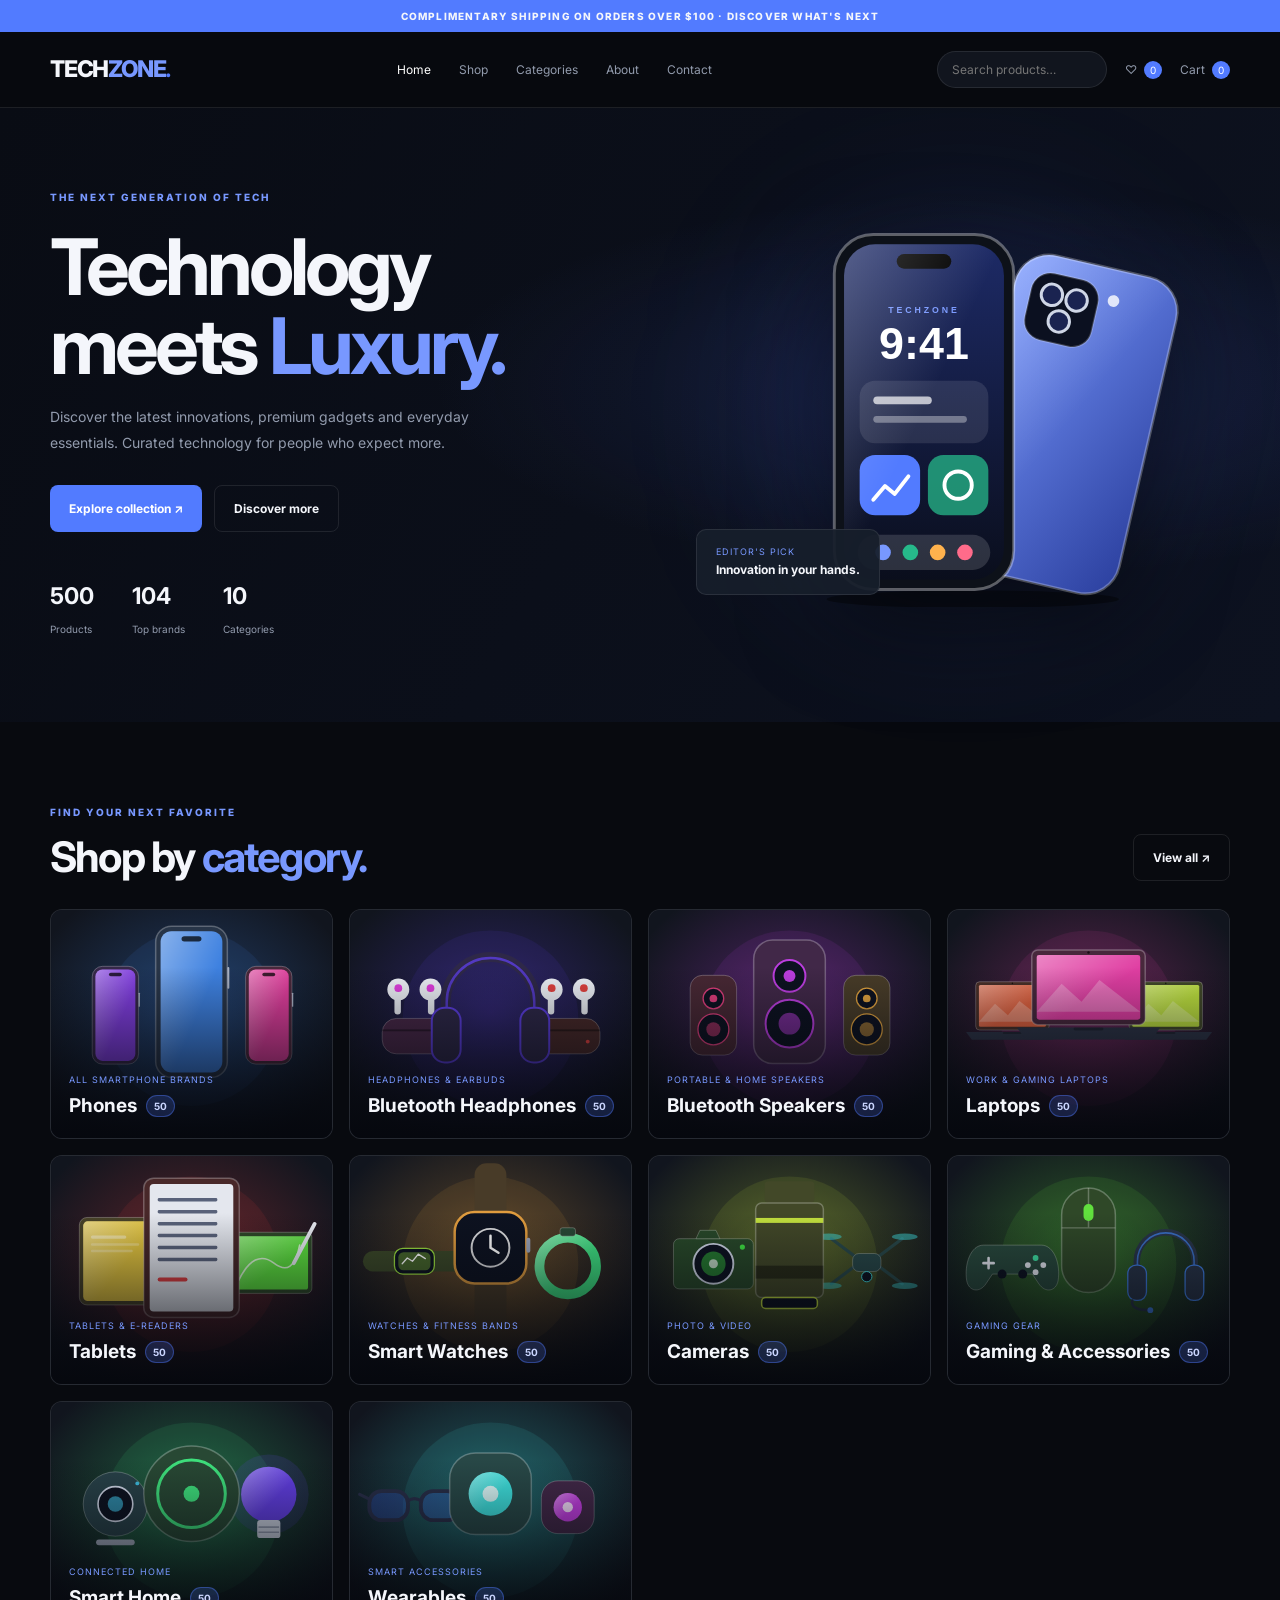
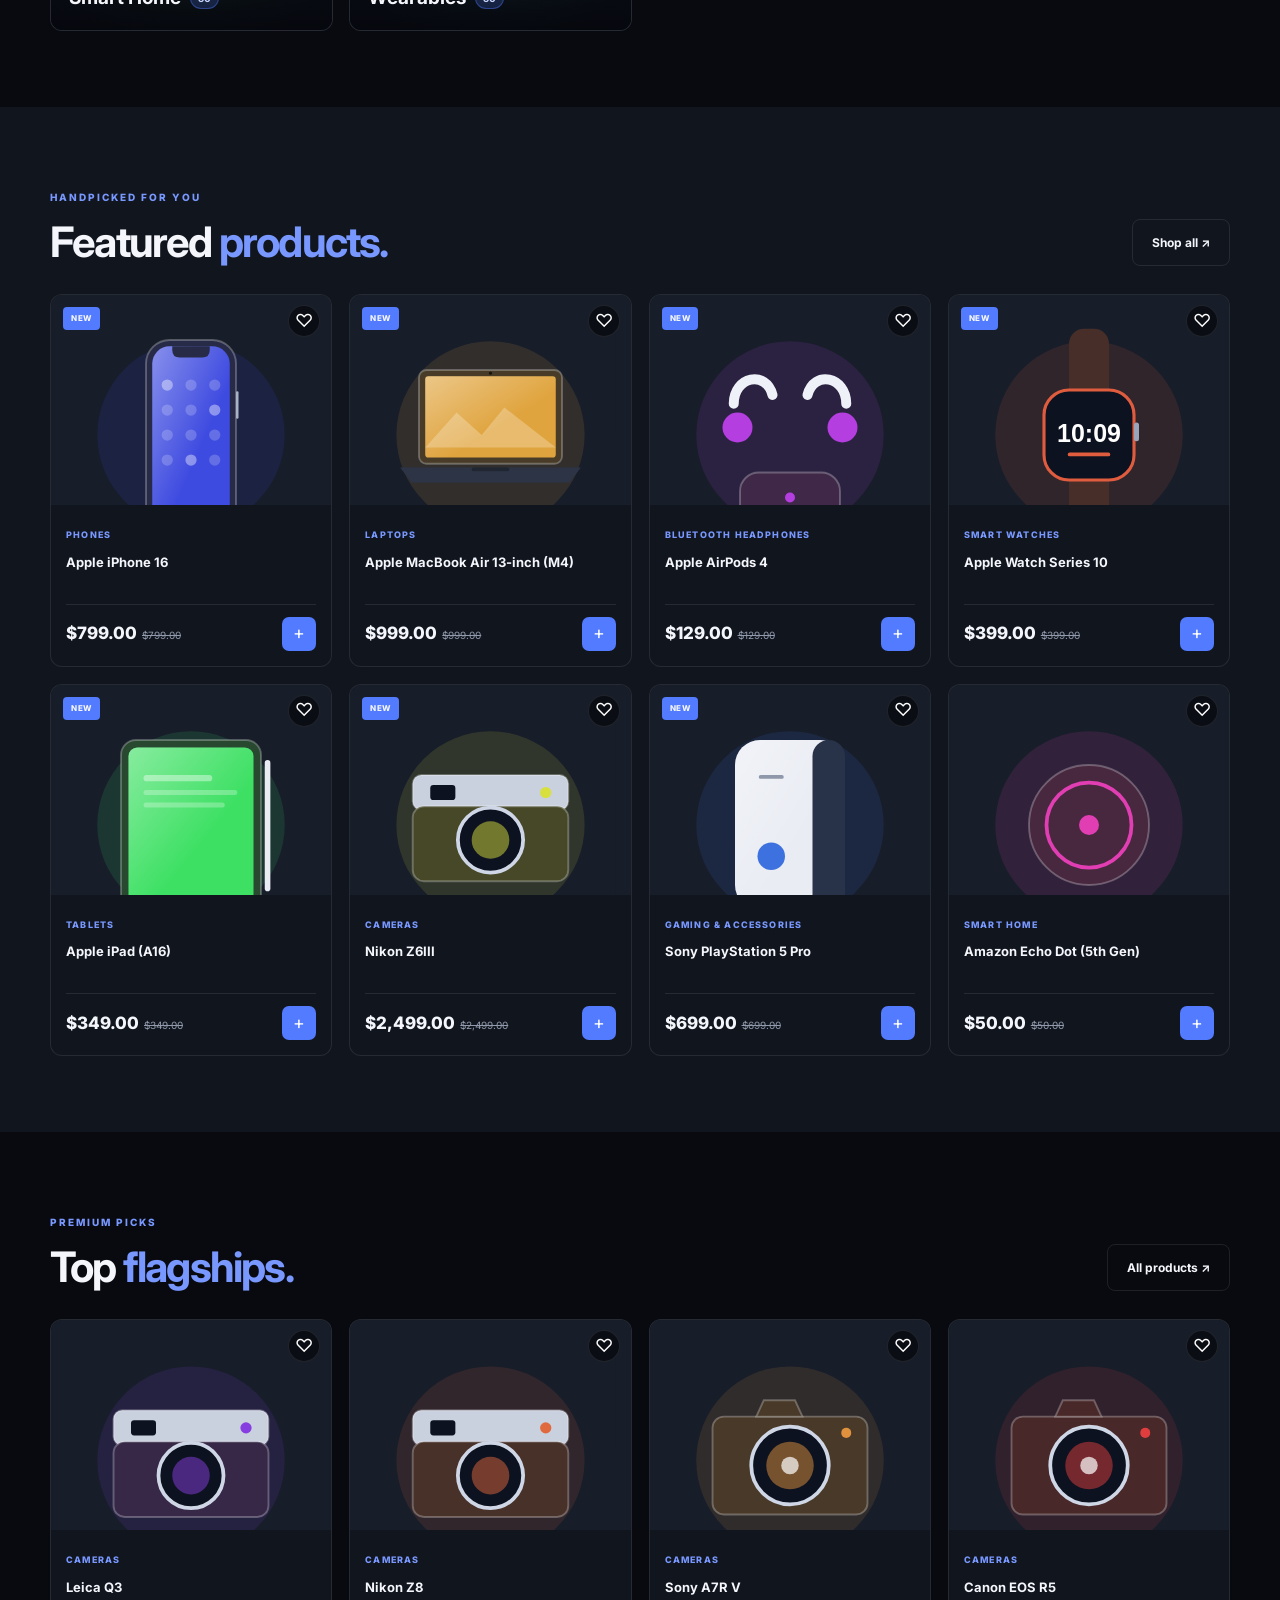
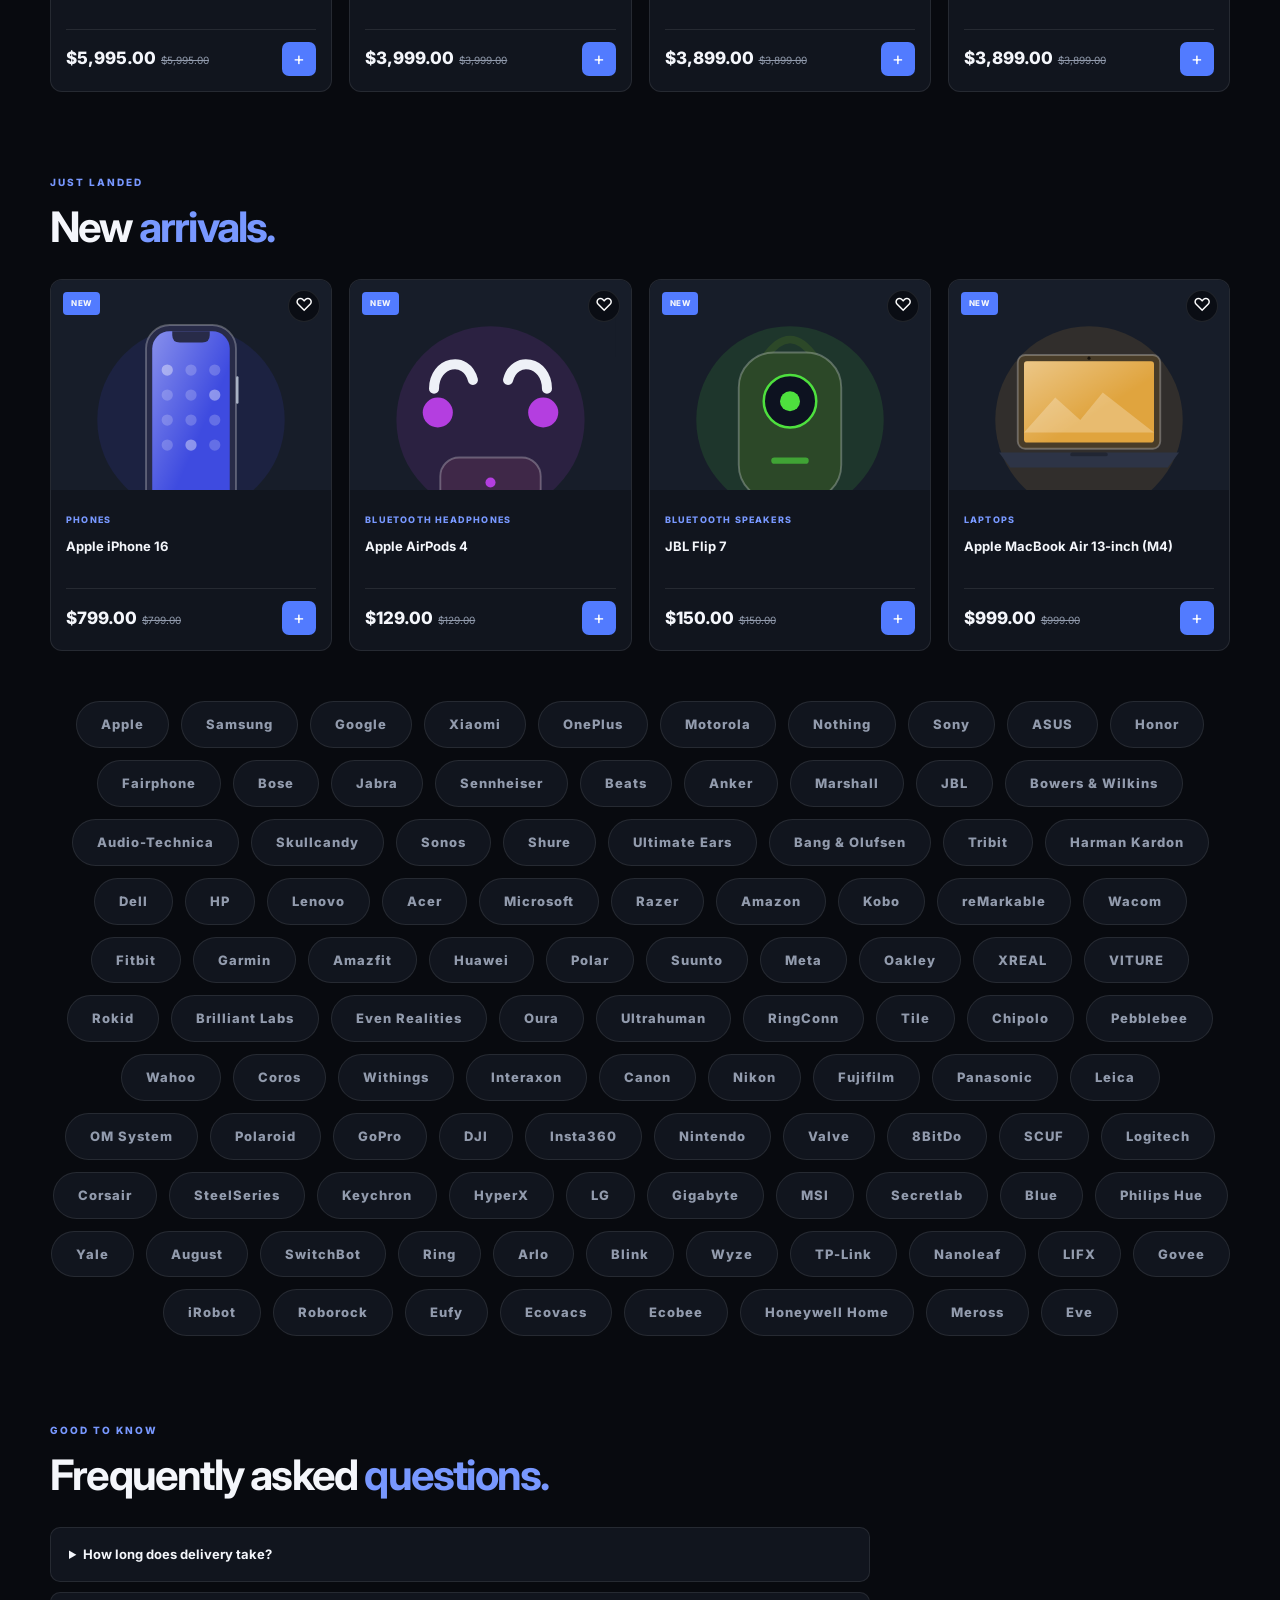
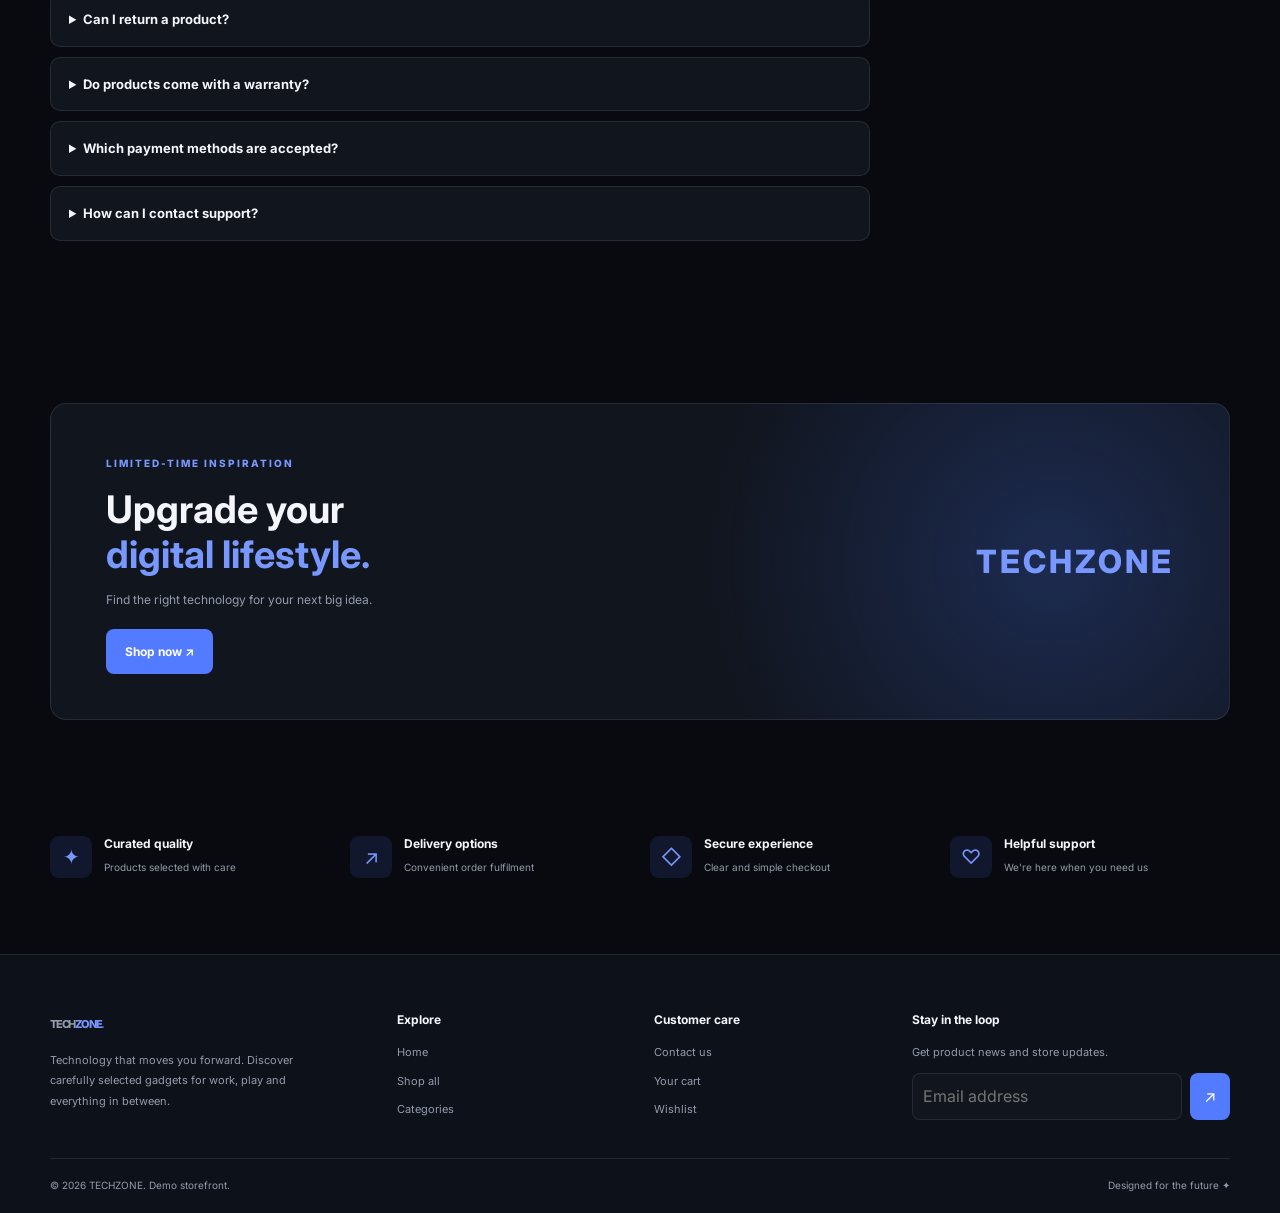
<file: index.html>
<!DOCTYPE html>
<html lang="en">
<head>
  <meta charset="UTF-8"><meta name="viewport" content="width=device-width, initial-scale=1.0">
  <meta name="description" content="TECHZONE premium technology store. Discover smartphones, laptops, audio and more.">
  <title>TECHZONE — Premium Technology Store</title>
  <link rel="preconnect" href="https://fonts.googleapis.com"><link rel="preconnect" href="https://fonts.gstatic.com" crossorigin>
  <link href="https://fonts.googleapis.com/css2?family=Inter:wght@400;500;600;700;800&display=swap" rel="stylesheet">
  <link rel="stylesheet" href="css/style.css">
  <script defer src="js/app.js"></script>
</head>
<body data-page="home"><div id="site-header"></div><main id="app"></main><div id="site-footer"></div></body>
</html>
</file>
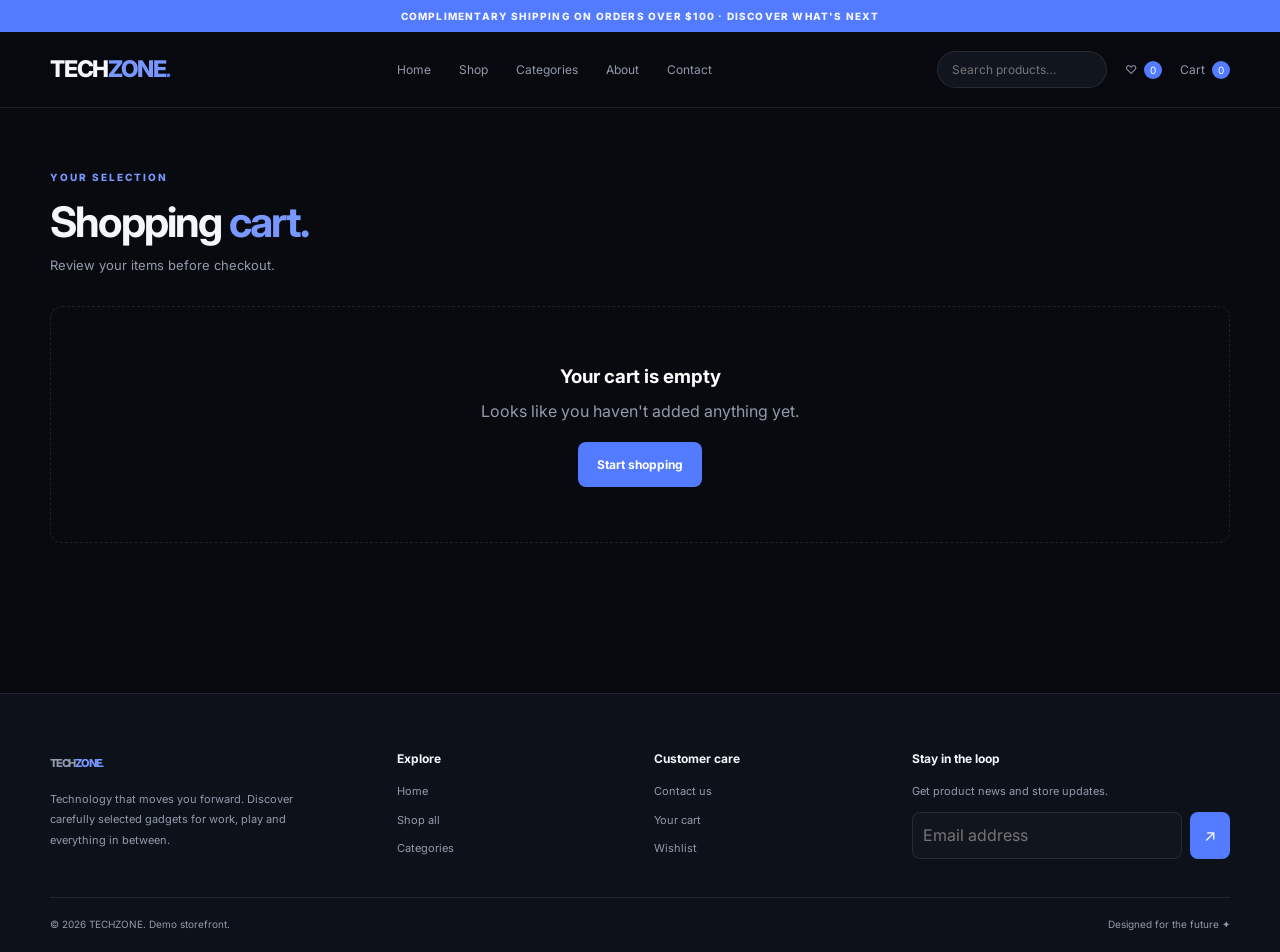
<file: pages/cart.html>
<!DOCTYPE html>
<html lang="en">
<head>
  <meta charset="UTF-8"><meta name="viewport" content="width=device-width, initial-scale=1.0">
  <title>Shopping cart | TECHZONE</title>
  <link rel="preconnect" href="https://fonts.googleapis.com"><link rel="preconnect" href="https://fonts.gstatic.com" crossorigin>
  <link href="https://fonts.googleapis.com/css2?family=Inter:wght@400;500;600;700;800&display=swap" rel="stylesheet">
  <link rel="stylesheet" href="../css/style.css">
  <script defer src="../js/app.js"></script>
</head>
<body data-page="cart"><div id="site-header"></div><main id="app"></main><div id="site-footer"></div></body>
</html>
</file>
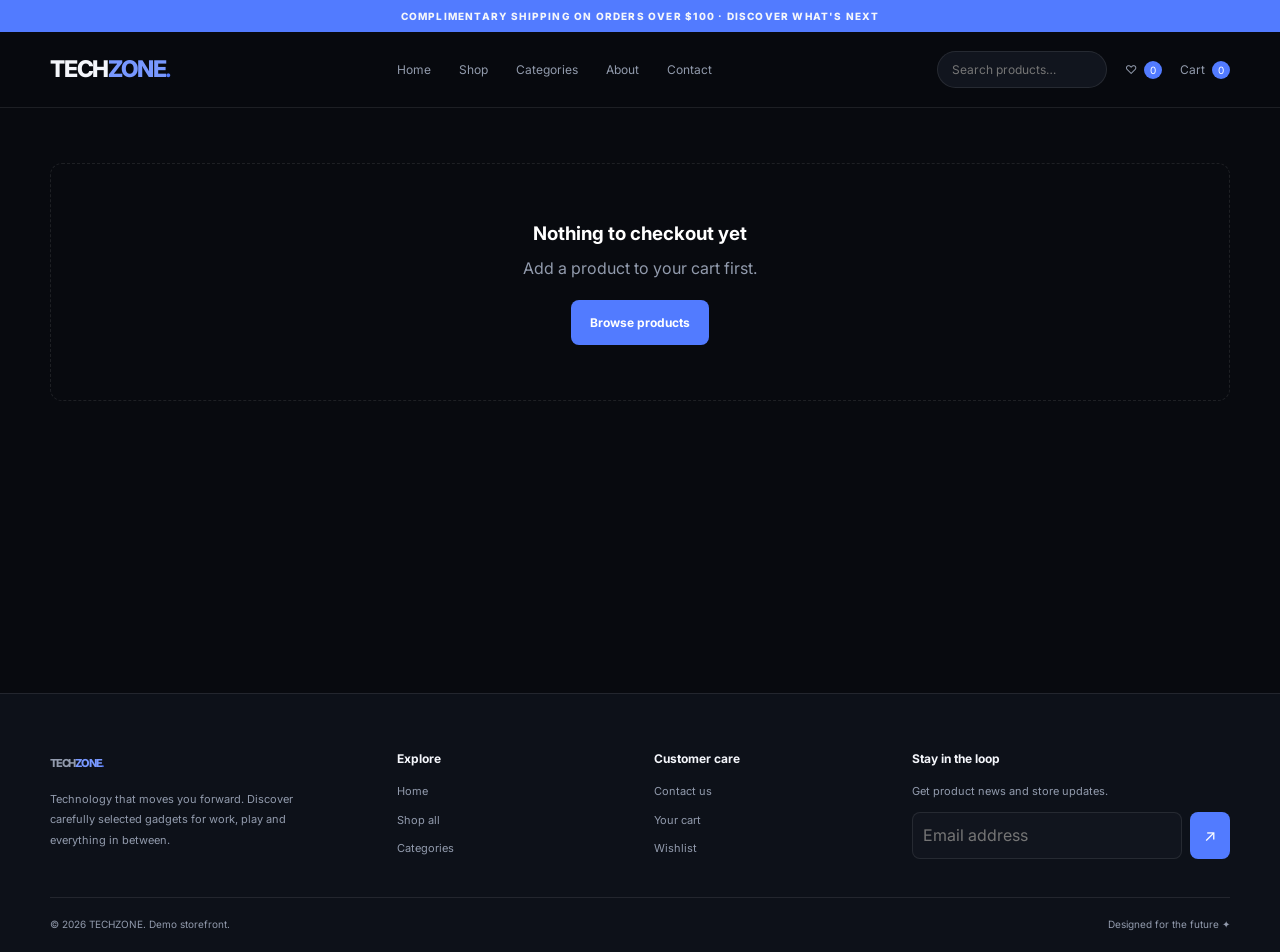
<file: pages/checkout.html>
<!DOCTYPE html>
<html lang="en">
<head>
  <meta charset="UTF-8"><meta name="viewport" content="width=device-width, initial-scale=1.0">
  <title>Checkout | TECHZONE</title>
  <link rel="preconnect" href="https://fonts.googleapis.com"><link rel="preconnect" href="https://fonts.gstatic.com" crossorigin>
  <link href="https://fonts.googleapis.com/css2?family=Inter:wght@400;500;600;700;800&display=swap" rel="stylesheet">
  <link rel="stylesheet" href="../css/style.css">
  <script defer src="../js/app.js"></script>
</head>
<body data-page="checkout"><div id="site-header"></div><main id="app"></main><div id="site-footer"></div></body>
</html>
</file>
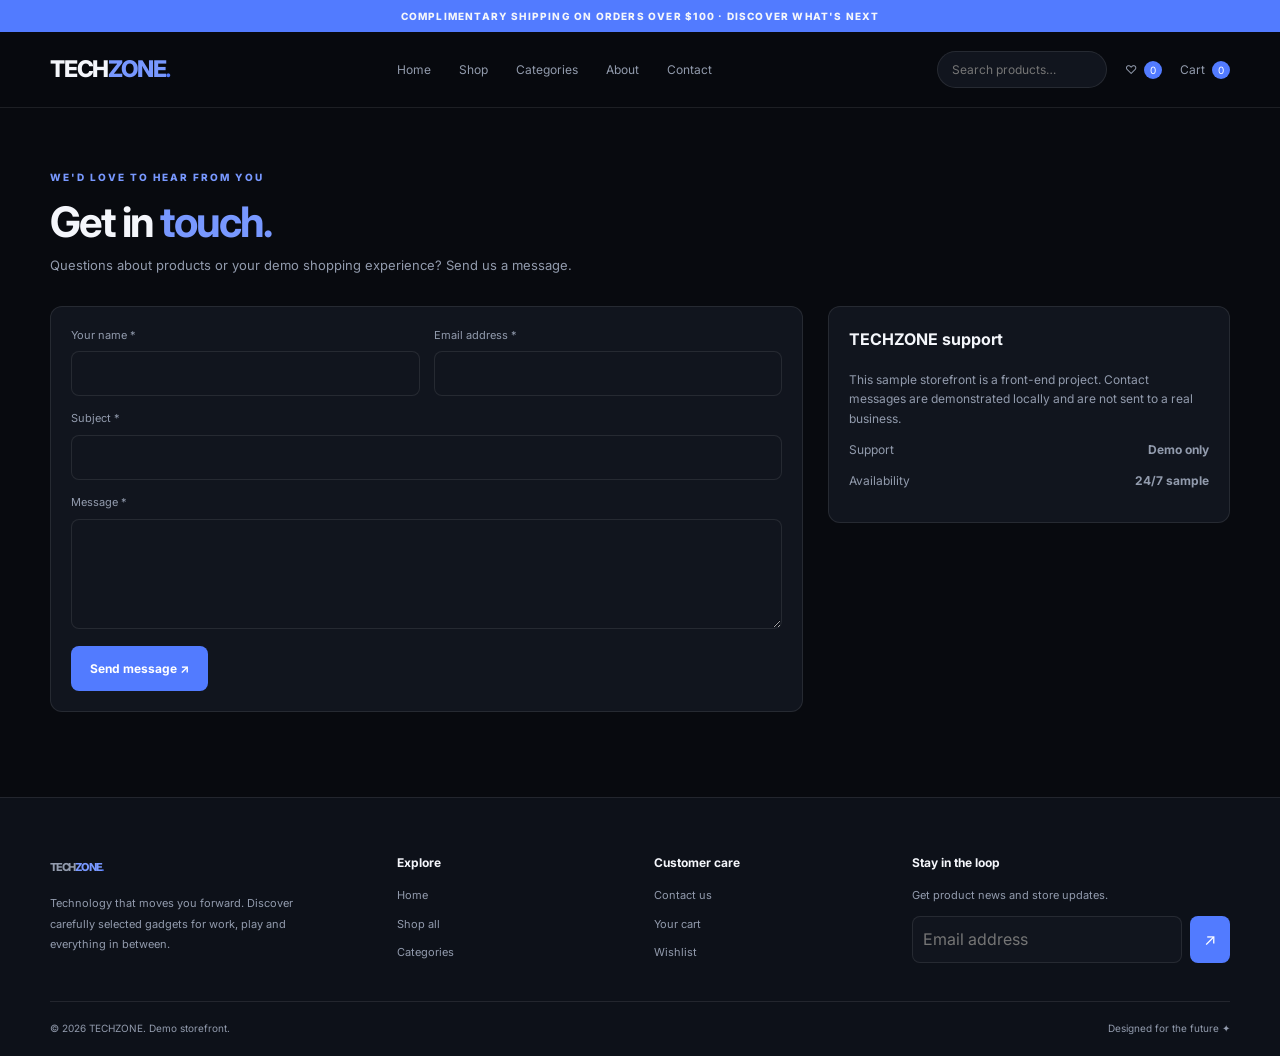
<file: pages/contact.html>
<!DOCTYPE html>
<html lang="en">
<head>
  <meta charset="UTF-8"><meta name="viewport" content="width=device-width, initial-scale=1.0">
  <title>Contact | TECHZONE</title>
  <link rel="preconnect" href="https://fonts.googleapis.com"><link rel="preconnect" href="https://fonts.gstatic.com" crossorigin>
  <link href="https://fonts.googleapis.com/css2?family=Inter:wght@400;500;600;700;800&display=swap" rel="stylesheet">
  <link rel="stylesheet" href="../css/style.css">
  <script defer src="../js/app.js"></script>
</head>
<body data-page="contact"><div id="site-header"></div><main id="app"></main><div id="site-footer"></div></body>
</html>
</file>
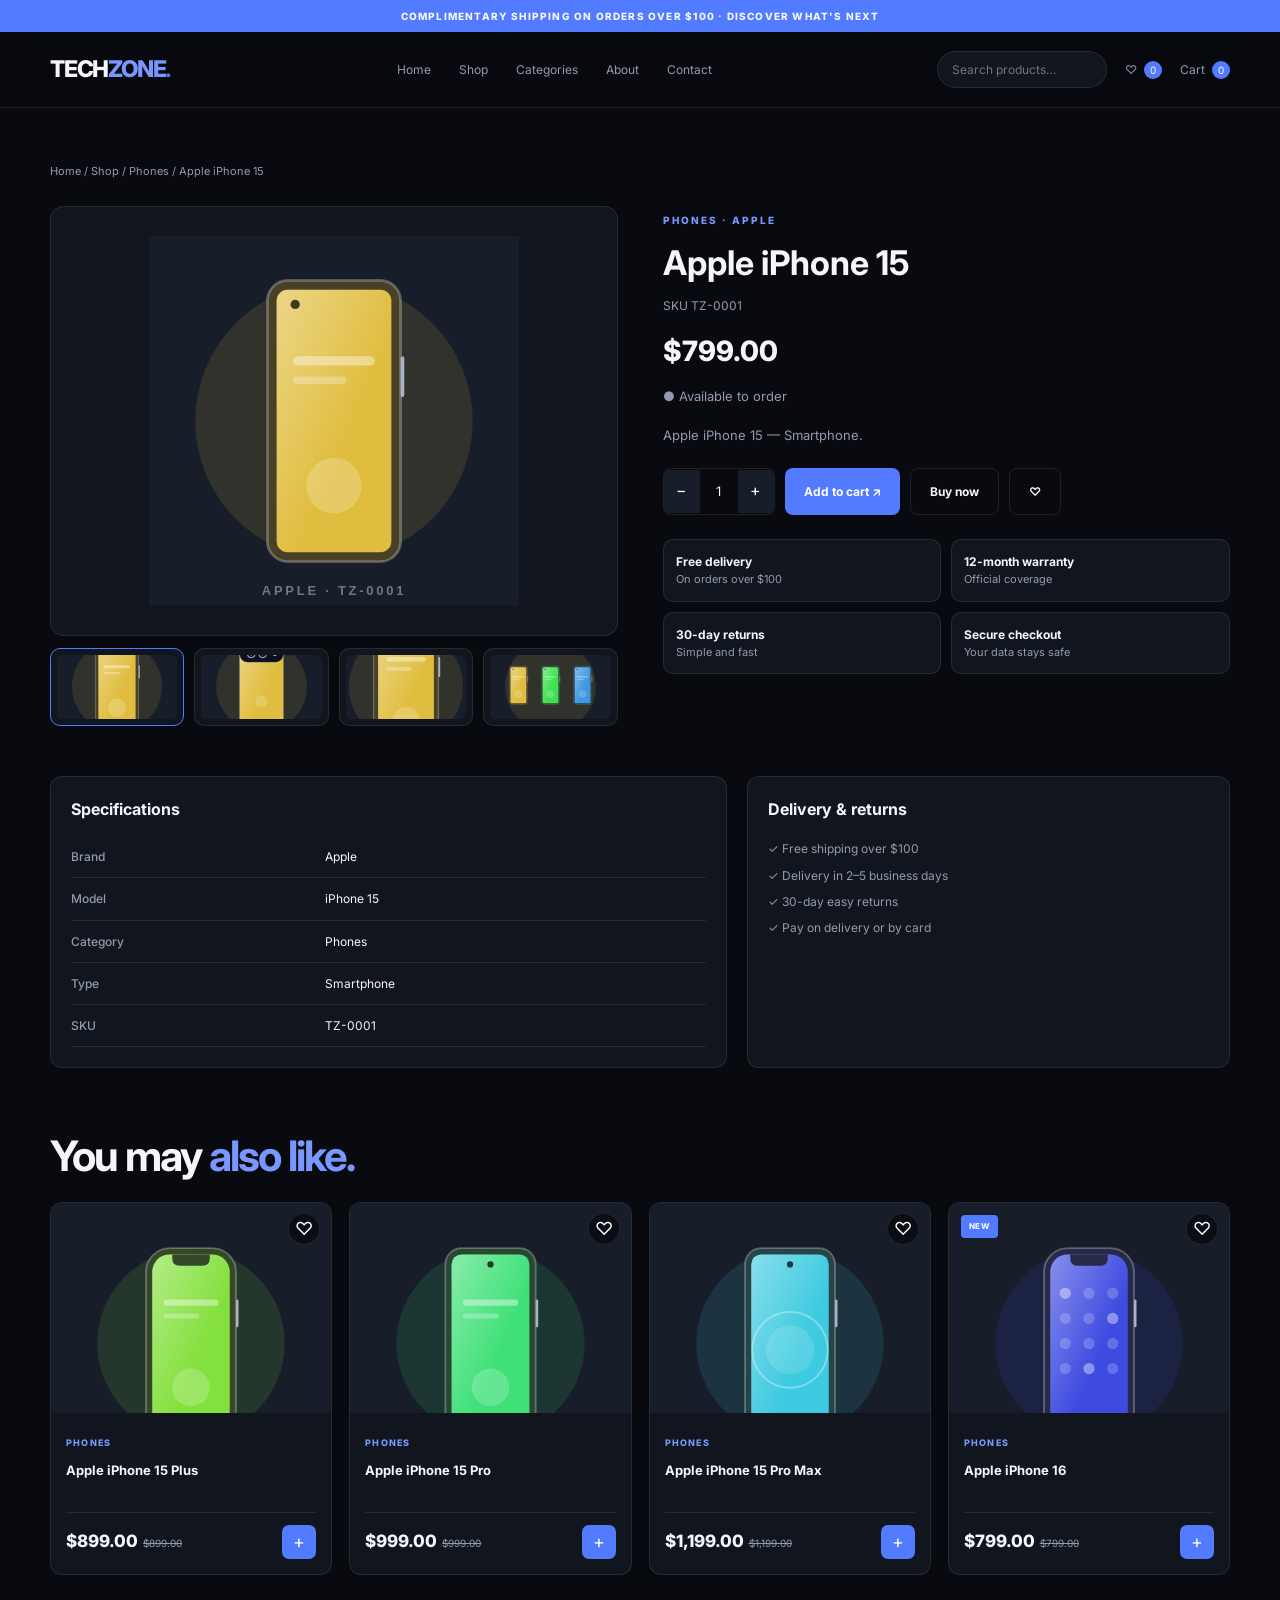
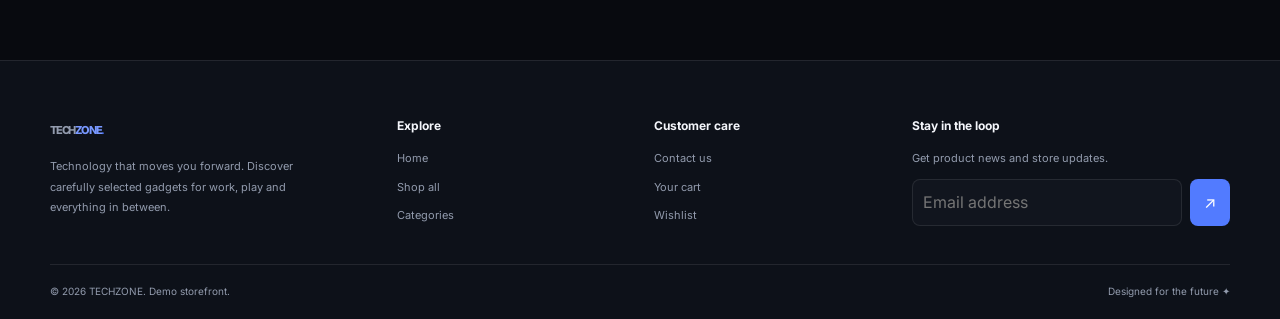
<file: pages/product.html>
<!DOCTYPE html>
<html lang="en">
<head>
  <meta charset="UTF-8"><meta name="viewport" content="width=device-width, initial-scale=1.0">
  <title>Product details | TECHZONE</title>
  <link rel="preconnect" href="https://fonts.googleapis.com"><link rel="preconnect" href="https://fonts.gstatic.com" crossorigin>
  <link href="https://fonts.googleapis.com/css2?family=Inter:wght@400;500;600;700;800&display=swap" rel="stylesheet">
  <link rel="stylesheet" href="../css/style.css">
  <script defer src="../js/app.js"></script>
</head>
<body data-page="product"><div id="site-header"></div><main id="app"></main><div id="site-footer"></div></body>
</html>
</file>
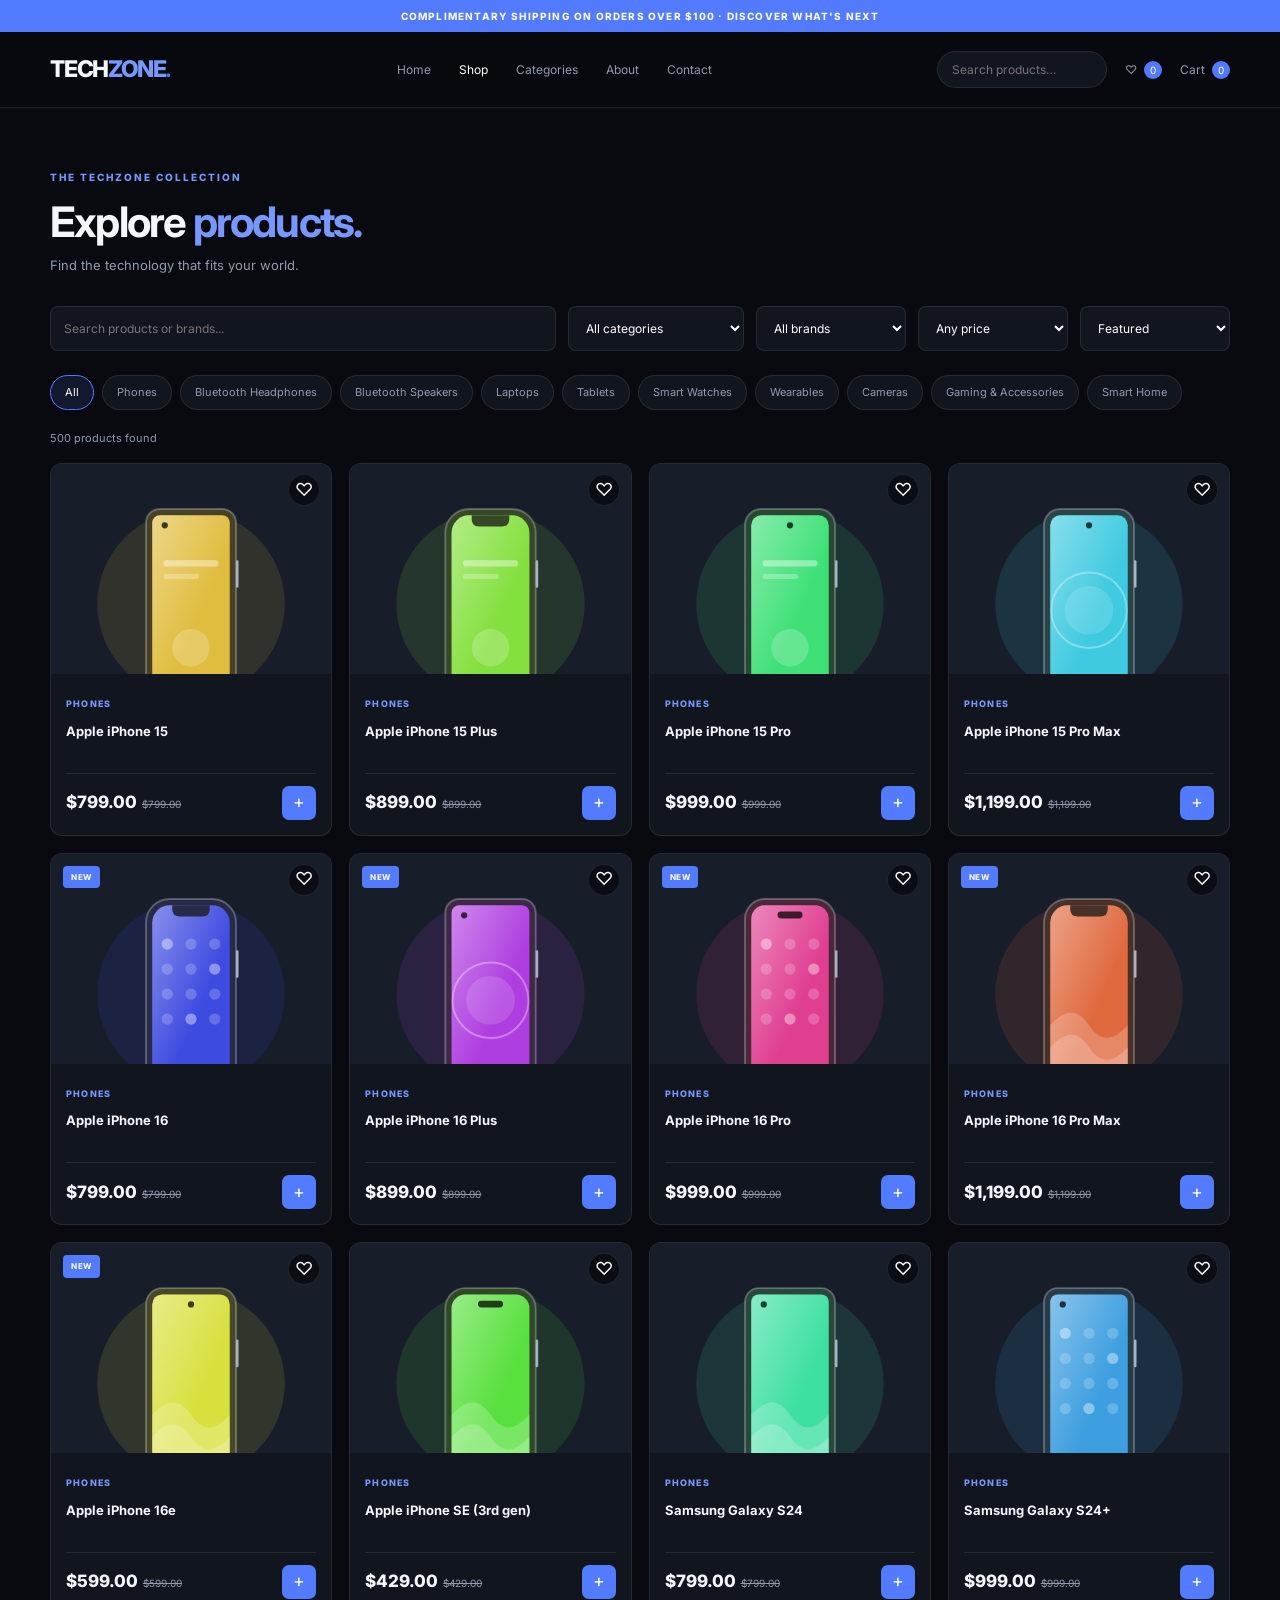
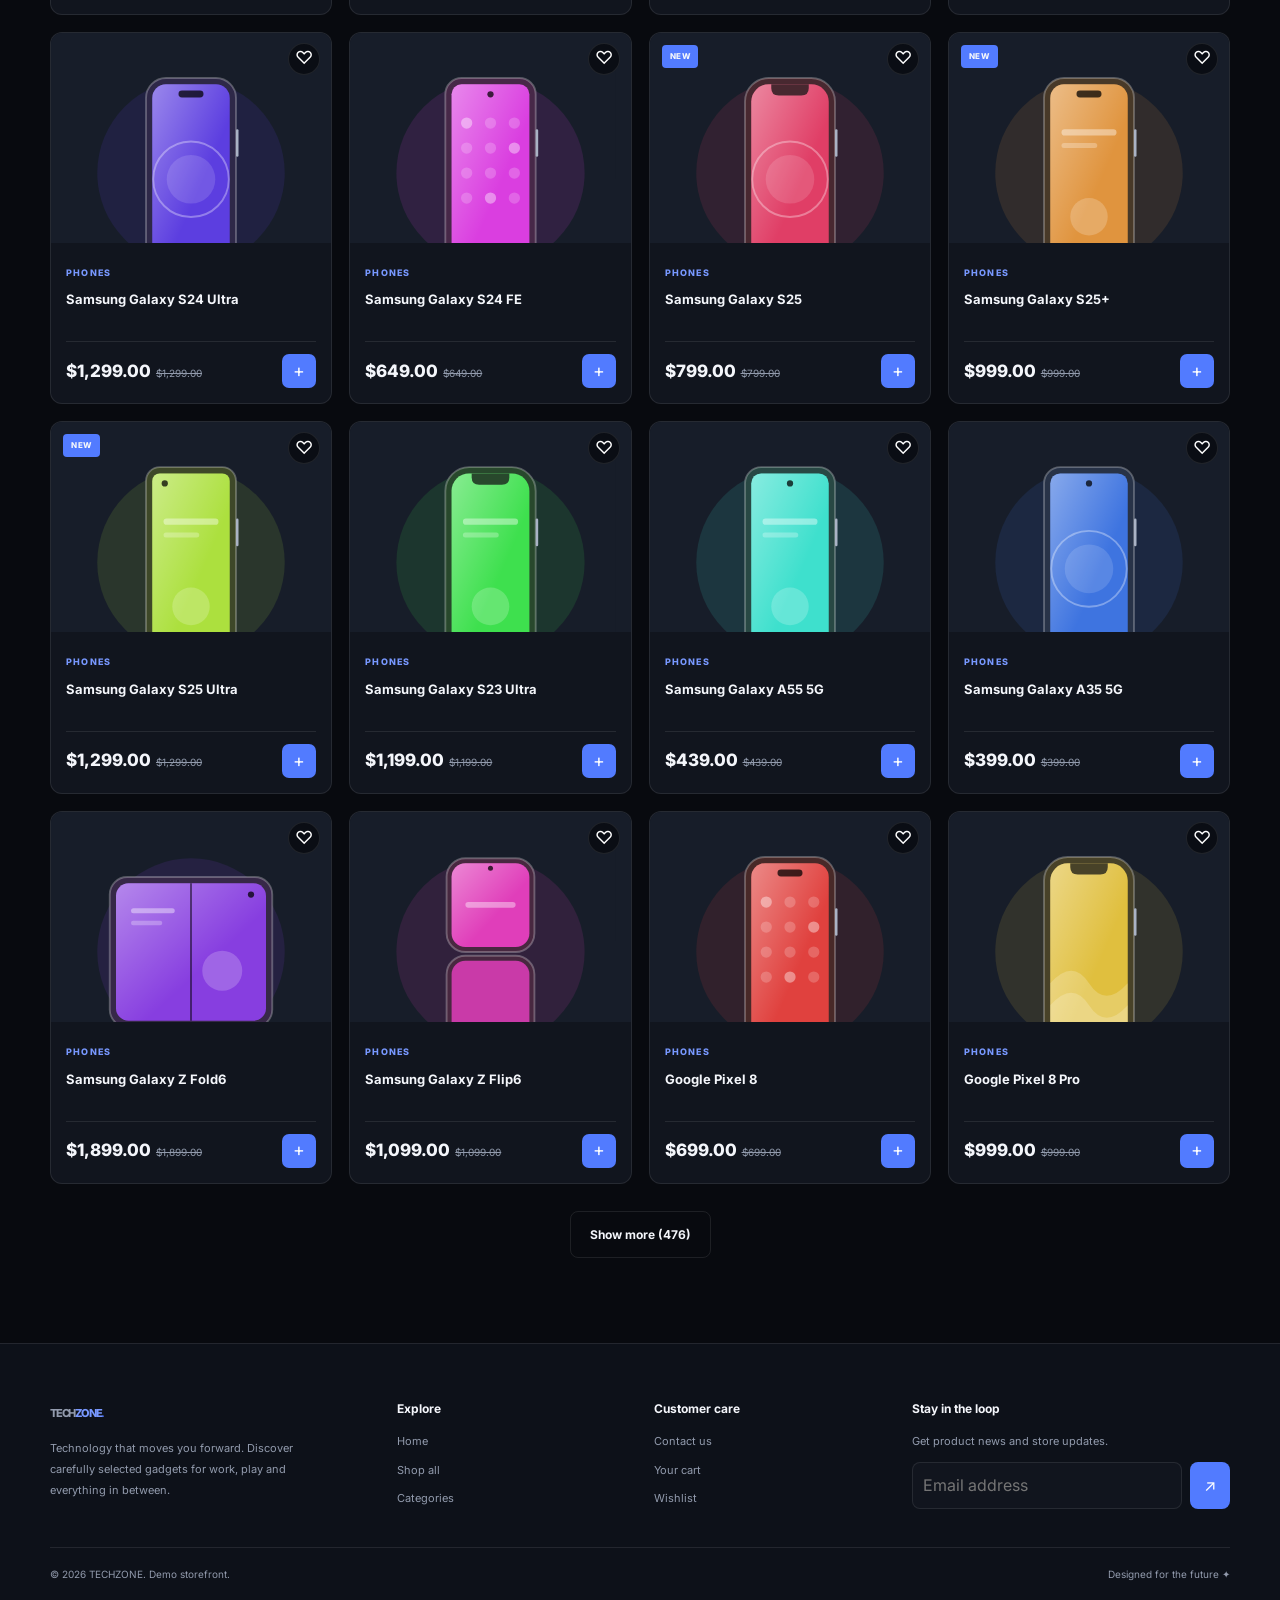
<file: pages/shop.html>
<!DOCTYPE html>
<html lang="en">
<head>
  <meta charset="UTF-8"><meta name="viewport" content="width=device-width, initial-scale=1.0">
  <title>Shop | TECHZONE</title>
  <link rel="preconnect" href="https://fonts.googleapis.com"><link rel="preconnect" href="https://fonts.gstatic.com" crossorigin>
  <link href="https://fonts.googleapis.com/css2?family=Inter:wght@400;500;600;700;800&display=swap" rel="stylesheet">
  <link rel="stylesheet" href="../css/style.css">
  <script defer src="../js/app.js"></script>
</head>
<body data-page="shop"><div id="site-header"></div><main id="app"></main><div id="site-footer"></div></body>
</html>
</file>
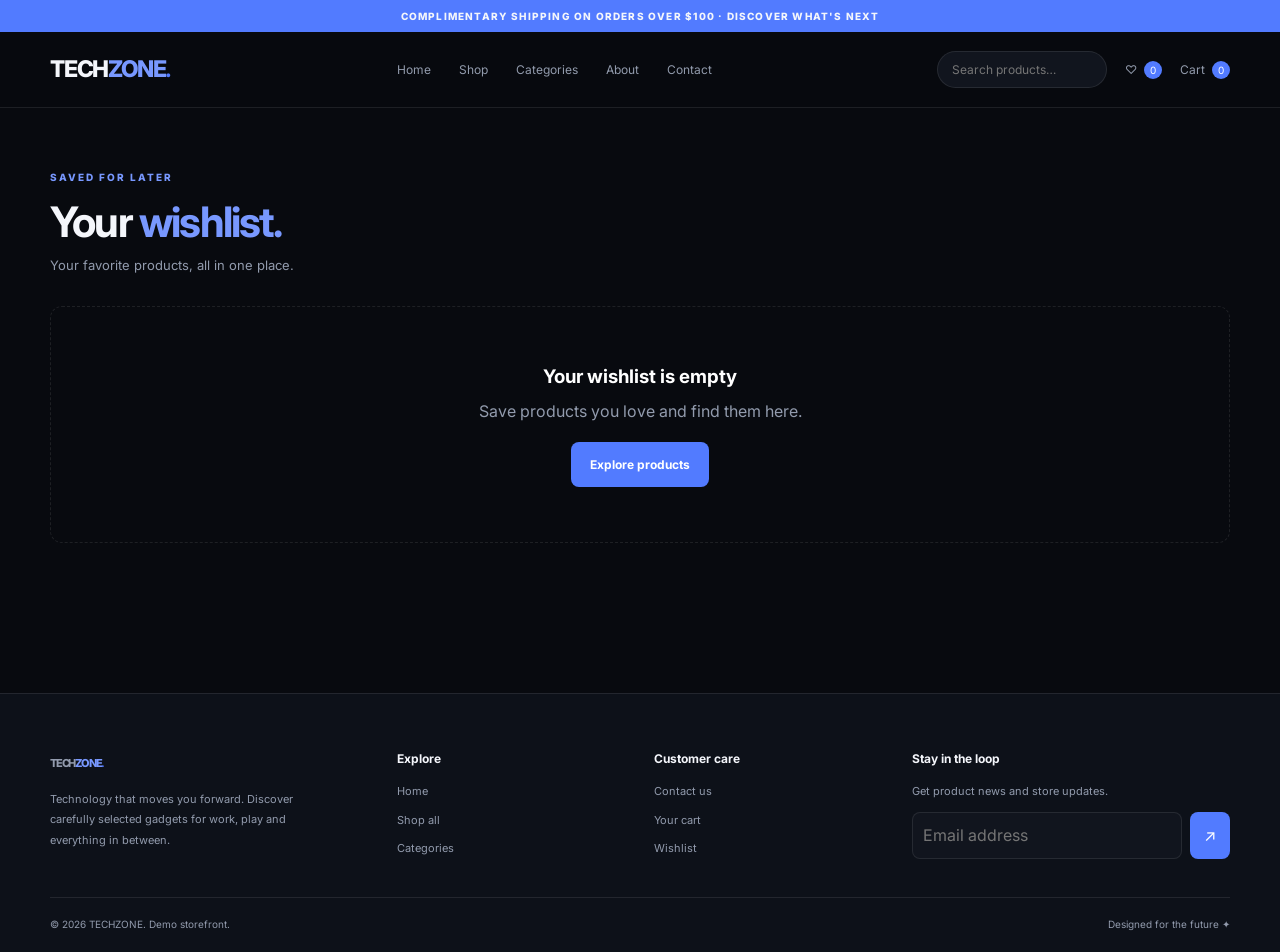
<file: pages/wishlist.html>
<!DOCTYPE html>
<html lang="en">
<head>
  <meta charset="UTF-8"><meta name="viewport" content="width=device-width, initial-scale=1.0">
  <title>Wishlist | TECHZONE</title>
  <link rel="preconnect" href="https://fonts.googleapis.com"><link rel="preconnect" href="https://fonts.gstatic.com" crossorigin>
  <link href="https://fonts.googleapis.com/css2?family=Inter:wght@400;500;600;700;800&display=swap" rel="stylesheet">
  <link rel="stylesheet" href="../css/style.css">
  <script defer src="../js/app.js"></script>
</head>
<body data-page="wishlist"><div id="site-header"></div><main id="app"></main><div id="site-footer"></div></body>
</html>
</file>
<file: css/style.css>
:root{--bg:#080a0f;--panel:#11151e;--panel2:#171d29;--line:rgba(255,255,255,.09);--text:#f4f6fb;--muted:#929bad;--blue:#527bff;--blue2:#7898ff;--green:#26b98a;--radius:14px}
*{box-sizing:border-box;margin:0;padding:0}html{scroll-behavior:smooth}body{font-family:Inter,Arial,sans-serif;background:var(--bg);color:var(--text);line-height:1.6}a{color:inherit;text-decoration:none}button,input,select,textarea{font:inherit}button{cursor:pointer}img{display:block;max-width:100%;object-fit:cover}.container{width:min(1180px,calc(100% - 40px));margin:auto}.muted{color:var(--muted)}.eyebrow{font-size:10px;letter-spacing:2px;color:var(--blue2);font-weight:800;text-transform:uppercase}.section{padding:76px 0}.section-head{display:flex;justify-content:space-between;align-items:end;gap:20px;margin-bottom:28px}.section-head h2,.page-title{font-size:clamp(28px,4vw,42px);letter-spacing:-1.8px;line-height:1.15;margin-top:9px}.section-head h2 span,.page-title span{color:var(--blue2)}.btn{border:0;border-radius:8px;padding:13px 19px;font-weight:700;font-size:12px;display:inline-flex;justify-content:center;align-items:center;gap:10px;transition:.25s}.btn-primary{background:var(--blue);color:#fff}.btn-primary:hover{background:#3e67ef;transform:translateY(-2px)}.btn-ghost{background:transparent;border:1px solid var(--line);color:var(--text)}.btn-ghost:hover{border-color:var(--blue)}.btn-small{padding:9px 12px}.announcement{background:var(--blue);text-align:center;padding:8px 12px;font-size:10px;font-weight:800;letter-spacing:1.2px}.header{height:76px;position:sticky;top:0;z-index:50;background:rgba(8,10,15,.92);backdrop-filter:blur(16px);border-bottom:1px solid var(--line)}.nav{height:100%;display:flex;align-items:center;justify-content:space-between;gap:25px}.logo{font-size:23px;font-weight:800;letter-spacing:-1.2px;white-space:nowrap}.logo span{color:var(--blue2)}.logo b{color:var(--blue)}.nav-links{display:flex;align-items:center;gap:28px}.nav-links a,.nav-actions a{font-size:12px;color:var(--muted);transition:.2s}.nav-links a:hover,.nav-links a.active,.nav-actions a:hover{color:#fff}.nav-actions{display:flex;align-items:center;gap:18px}.nav-actions .count{display:inline-grid;place-items:center;min-width:18px;height:18px;padding:0 5px;border-radius:20px;background:var(--blue);color:white;font-size:10px;margin-left:4px}.menu-toggle{display:none;background:none;border:0;color:white;font-size:25px}.hero{padding:75px 0 82px;background:radial-gradient(ellipse at 78% 45%,rgba(65,93,205,.2),transparent 40%),linear-gradient(120deg,#090c14,#0d1220)}.hero-grid{display:grid;grid-template-columns:1.05fr .95fr;align-items:center;gap:55px}.hero h1{font-size:clamp(46px,6.5vw,78px);line-height:1.02;letter-spacing:-4px;margin:18px 0}.hero h1 span{color:var(--blue2)}.hero-copy{color:var(--muted);font-size:14px;max-width:490px;line-height:1.9}.hero-buttons{display:flex;gap:12px;margin-top:28px}.hero-stats{display:flex;gap:38px;margin-top:46px}.hero-stats strong{font-size:23px;display:block}.hero-stats small{color:var(--muted);font-size:10px}.hero-visual{min-height:390px;display:grid;place-items:center;position:relative}.hero-visual:before{content:"";position:absolute;width:310px;height:310px;background:rgba(75,111,255,.22);filter:blur(90px);border-radius:50%}.hero-visual img{width:min(100%,480px);height:390px;object-fit:contain;position:relative;filter:drop-shadow(0 25px 45px #0008)}.floating-note{position:absolute;bottom:12px;left:0;background:#171e2beF;border:1px solid var(--line);padding:15px 19px;border-radius:10px;font-size:12px}.floating-note small{display:block;color:var(--blue2);font-size:9px;letter-spacing:1px}.category-grid{display:grid;grid-template-columns:repeat(4,1fr);gap:16px}.category-card{height:230px;border:1px solid var(--line);border-radius:12px;overflow:hidden;position:relative;background:var(--panel)}.category-card img{width:100%;height:100%;transition:.45s}.category-card:after{content:"";position:absolute;inset:0;background:linear-gradient(0deg,#05070df2,transparent 75%)}.category-card:hover img{transform:scale(1.07)}.category-info{position:absolute;z-index:1;bottom:17px;left:18px}.category-info small{color:var(--blue2);font-size:9px;letter-spacing:1px}.category-info h3{font-size:19px;display:flex;align-items:center;gap:9px}.category-count{font-size:10px;font-weight:700;color:#cbd6ff;background:#527bff33;border:1px solid #527bff66;border-radius:20px;padding:2px 7px}.product-grid{display:grid;grid-template-columns:repeat(4,1fr);gap:17px}.product-card{background:var(--panel);border:1px solid var(--line);border-radius:12px;overflow:hidden;transition:.25s;min-width:0}.product-card:hover{transform:translateY(-5px);border-color:#527bff88}.product-photo{height:210px;background:#171d29;position:relative;display:grid;place-items:center;overflow:hidden}.product-photo img{width:100%;height:100%;padding:15px;object-fit:contain;transition:.35s}.product-card:hover .product-photo img{transform:scale(1.05)}.tag{position:absolute;top:12px;left:12px;background:var(--blue);padding:5px 8px;border-radius:4px;font-size:8px;font-weight:800;letter-spacing:.6px}.heart{position:absolute;right:11px;top:10px;border:1px solid var(--line);background:#080a0fcc;color:white;border-radius:50%;width:32px;height:32px;font-size:18px}.heart.active{color:#ff6b8a;border-color:#ff6b8a}.product-info{padding:15px}.product-cat{font-size:9px;letter-spacing:1.2px;color:var(--blue2);font-weight:800}.product-info h3{font-size:13px;margin:6px 0 12px;min-height:40px}.product-row{display:flex;align-items:center;justify-content:space-between;border-top:1px solid var(--line);padding-top:12px}.price{font-size:17px;font-weight:800}.old-price{font-size:10px;color:var(--muted);text-decoration:line-through;margin-left:5px}.icon-btn{width:34px;height:34px;border:0;border-radius:7px;background:var(--blue);color:white;font-size:18px}.promo{background:radial-gradient(circle at 85%,#2c4b9a66,transparent 34%),var(--panel);border:1px solid var(--line);border-radius:16px;padding:45px 55px;display:flex;justify-content:space-between;align-items:center;overflow:hidden}.promo h2{font-size:38px;line-height:1.2;margin:12px 0}.promo h2 span{color:var(--blue2)}.promo p{color:var(--muted);font-size:12px;margin-bottom:20px}.promo-mark{font-size:32px;font-weight:800;color:var(--blue2);letter-spacing:3px}.benefits{display:grid;grid-template-columns:repeat(4,1fr);gap:20px;padding:38px 0 75px}.benefit{display:flex;gap:12px;align-items:center}.benefit-icon{width:42px;height:42px;display:grid;place-items:center;background:#527bff20;color:var(--blue2);border-radius:9px;font-size:20px}.benefit strong{font-size:12px;display:block}.benefit small{font-size:10px;color:var(--muted)}.footer{border-top:1px solid var(--line);background:#0d1119;padding:55px 0 20px}.footer-grid{display:grid;grid-template-columns:1.4fr 1fr 1fr 1.4fr;gap:35px;padding-bottom:38px}.footer p,.footer a{font-size:11px;color:var(--muted)}.footer-brand p{max-width:250px;margin-top:14px;line-height:1.9}.footer-col{display:flex;flex-direction:column;gap:11px}.footer-col h4{font-size:12px;margin-bottom:4px}.footer a:hover{color:white}.footer-bottom{border-top:1px solid var(--line);padding-top:18px;display:flex;justify-content:space-between;color:var(--muted);font-size:10px}.page-wrap{padding:55px 0 85px;min-height:65vh}.page-intro{margin-bottom:30px}.page-intro p{color:var(--muted);font-size:13px;margin-top:9px}.toolbar{display:flex;gap:12px;flex-wrap:wrap;margin-bottom:24px}.field,.select,.textarea{background:var(--panel);border:1px solid var(--line);border-radius:8px;padding:12px 13px;color:white;outline:none;font-size:12px;min-width:0}.field:focus,.select:focus,.textarea:focus{border-color:var(--blue)}.search-field{flex:1;min-width:210px}.select{min-width:150px}.empty{padding:55px 20px;text-align:center;border:1px dashed var(--line);border-radius:12px;color:var(--muted)}.empty h3{color:white;margin-bottom:7px}.detail-grid{display:grid;grid-template-columns:1fr 1fr;gap:45px;align-items:start}.detail-image{background:var(--panel);border:1px solid var(--line);border-radius:14px;min-height:430px;display:grid;place-items:center}.detail-image img{height:420px;width:100%;object-fit:contain;padding:25px}.detail-copy h1{font-size:34px;line-height:1.2;margin:12px 0}.detail-copy p{color:var(--muted);font-size:13px;margin:18px 0}.detail-price{font-size:28px;font-weight:800}.detail-actions{display:flex;gap:10px;margin-top:22px;flex-wrap:wrap}.qty{display:flex;align-items:center;border:1px solid var(--line);border-radius:8px;overflow:hidden}.qty button{background:var(--panel2);border:0;color:white;width:36px;height:43px}.qty span{width:38px;text-align:center;font-size:13px}.cart-layout{display:grid;grid-template-columns:1.5fr .8fr;gap:25px;align-items:start}.cart-list,.summary,.form-card{background:var(--panel);border:1px solid var(--line);border-radius:12px;padding:20px}.cart-item{display:grid;grid-template-columns:85px 1fr auto;gap:15px;align-items:center;padding:15px 0;border-bottom:1px solid var(--line)}.cart-item:first-child{padding-top:0}.cart-item:last-child{border-bottom:0;padding-bottom:0}.cart-item img{width:85px;height:85px;object-fit:contain;background:var(--panel2);border-radius:8px}.cart-item h3{font-size:13px}.cart-item small{color:var(--muted);font-size:10px}.cart-item .remove{border:0;background:none;color:#ff788c;font-size:11px;margin-top:7px}.summary h3{font-size:16px;margin-bottom:18px}.summary-line{display:flex;justify-content:space-between;color:var(--muted);font-size:12px;margin:12px 0}.summary-total{border-top:1px solid var(--line);padding-top:15px;margin-top:15px;color:white;font-size:16px;font-weight:800}.summary .btn{width:100%;margin-top:18px}.form-grid{display:grid;grid-template-columns:1fr 1fr;gap:14px}.form-group{display:flex;flex-direction:column;gap:7px}.form-group.full{grid-column:1/-1}.form-group label{font-size:11px;color:var(--muted)}.form-group .field,.form-group .textarea{width:100%}.textarea{min-height:110px;resize:vertical}.notice{padding:13px 15px;background:#527bff18;border:1px solid #527bff44;border-radius:8px;color:#b9c9ff;font-size:11px;margin:15px 0}.success-box{text-align:center;padding:45px 20px}.success-box .success-icon{font-size:42px;color:var(--green)}.success-box h2{margin:10px 0}.toast{position:fixed;right:22px;bottom:22px;background:#1b2537;border:1px solid #527bff77;color:white;padding:13px 18px;border-radius:9px;font-size:12px;z-index:200;box-shadow:0 12px 35px #0008;animation:toastin .25s ease}@keyframes toastin{from{opacity:0;transform:translateY(10px)}to{opacity:1;transform:translateY(0)}}.mobile-nav{display:none}
@media(max-width:950px){.nav-links{gap:15px}.hero-grid{gap:20px}.product-grid{grid-template-columns:repeat(2,1fr)}.category-grid{grid-template-columns:repeat(2,1fr)}.footer-grid{grid-template-columns:repeat(2,1fr)}.benefits{grid-template-columns:repeat(2,1fr)}}
@media(max-width:700px){.container{width:calc(100% - 30px)}.header{height:67px}.nav-links{display:none}.menu-toggle{display:block}.nav-actions{gap:13px}.nav-actions>a:first-child{display:none}.mobile-nav.open{display:flex;position:absolute;top:67px;left:0;right:0;background:#10151f;border-bottom:1px solid var(--line);padding:18px 22px;flex-direction:column;gap:17px}.mobile-nav a{font-size:13px;color:var(--muted)}.hero{padding:55px 0}.hero-grid{grid-template-columns:1fr}.hero h1{font-size:54px;letter-spacing:-3px}.hero-visual{min-height:290px}.hero-visual img{height:290px}.hero-stats{gap:25px}.section{padding:58px 0}.section-head{align-items:flex-start;flex-direction:column}.category-card{height:190px}.product-photo{height:175px}.promo{padding:30px 24px}.promo h2{font-size:30px}.promo-mark{display:none}.footer-grid{gap:28px 18px}.detail-grid,.cart-layout{grid-template-columns:1fr}.detail-image{min-height:300px}.detail-image img{height:300px}.detail-copy h1{font-size:28px}.cart-item{grid-template-columns:65px 1fr auto;gap:10px}.cart-item img{width:65px;height:65px}}
@media(max-width:430px){.product-grid,.category-grid{grid-template-columns:1fr 1fr;gap:10px}.product-photo{height:145px}.product-info{padding:11px}.product-info h3{font-size:11px}.price{font-size:14px}.category-card{height:155px}.category-info{left:12px;bottom:12px}.category-info h3{font-size:15px}.hero h1{font-size:46px}.hero-buttons{flex-direction:column;align-items:stretch}.hero-stats{gap:18px}.hero-stats strong{font-size:19px}.benefits{grid-template-columns:1fr}.footer-grid{grid-template-columns:1fr 1fr}.footer-grid>div:first-child,.footer-grid>div:last-child{grid-column:1/-1}.footer-bottom{gap:8px;flex-direction:column}.form-grid{grid-template-columns:1fr}.form-group.full{grid-column:auto}}

/* Dedicated product-category tiles */
.category-grid{grid-template-columns:repeat(4,minmax(0,1fr))}
.category-card{min-height:220px}
.category-card img{height:100%;min-height:220px}
@media(max-width:900px){.category-grid{grid-template-columns:repeat(2,minmax(0,1fr))}}
@media(max-width:520px){.category-grid{grid-template-columns:1fr}.category-card{min-height:190px}.category-card img{min-height:190px}}

/* v2 additions */
.stars{color:#f5b942;font-size:11px;letter-spacing:1px;margin:-4px 0 10px}.stars small{color:var(--muted);letter-spacing:0}
.gallery{display:grid;gap:12px}.thumbs{display:grid;grid-template-columns:repeat(4,1fr);gap:10px}.thumb{background:var(--panel);border:1px solid var(--line);border-radius:10px;padding:6px;height:78px}.thumb.on,.thumb:hover{border-color:var(--blue)}.thumb img{width:100%;height:100%;object-fit:cover;border-radius:6px}
.meta-line{font-size:12px;color:var(--muted)}.save{color:var(--green);font-size:12px;font-weight:800;margin-left:8px}.stock{font-size:12px;color:var(--green);margin:12px 0 0!important}.stock.low{color:#ffb24d}
.highlights{margin:0 0 4px 18px;color:var(--muted);font-size:13px;line-height:2}
.perks{display:grid;grid-template-columns:1fr 1fr;gap:10px;margin-top:24px}.perk{background:var(--panel);border:1px solid var(--line);border-radius:10px;padding:12px;font-size:11px;color:var(--muted)}.perk strong{display:block;color:var(--text);font-size:12px}
.detail-extra{display:grid;grid-template-columns:1.4fr 1fr;gap:20px;margin-top:50px}.detail-extra h3{margin-bottom:14px;font-size:16px}.specs{width:100%;border-collapse:collapse;font-size:12px}.specs th,.specs td{text-align:left;padding:11px 0;border-bottom:1px solid var(--line)}.specs th{color:var(--muted);font-weight:500;width:40%}
.plain{list-style:none;font-size:12px;color:var(--muted);line-height:2.2}
.brand-strip{display:flex;flex-wrap:wrap;gap:12px;justify-content:center;padding:10px 0 60px}.brand-strip a{border:1px solid var(--line);background:var(--panel);padding:12px 24px;border-radius:30px;font-weight:800;letter-spacing:1px;color:var(--muted);font-size:13px;transition:.2s}.brand-strip a:hover{color:#fff;border-color:var(--blue)}
.newsletter{display:flex;gap:8px}.newsletter input{flex:1;min-width:0;background:var(--panel);border:1px solid var(--line);border-radius:8px;padding:10px;color:#fff}.newsletter button{background:var(--blue);border:0;color:#fff;border-radius:8px;width:40px}
@media(max-width:700px){.detail-extra{grid-template-columns:1fr}.perks{grid-template-columns:1fr}}

/* v3 additions */
:focus-visible{outline:2px solid var(--blue2);outline-offset:2px}
.hsearch input{background:var(--panel);border:1px solid var(--line);border-radius:20px;padding:8px 14px;color:#fff;font-size:12px;width:170px;outline:none;transition:.25s}.hsearch input:focus{border-color:var(--blue);width:230px}
.mobile-nav .hsearch input{width:100%}
.chips{display:flex;gap:8px;overflow-x:auto;padding-bottom:8px;margin-bottom:12px}.chip{white-space:nowrap;background:var(--panel);border:1px solid var(--line);color:var(--muted);border-radius:20px;padding:8px 14px;font-size:11px;transition:.2s}.chip.on,.chip:hover{color:#fff;border-color:var(--blue);background:#527bff22}
.off{position:absolute;left:12px;bottom:10px;background:#26b98a22;border:1px solid #26b98a66;color:#5fe0b8;font-size:9px;font-weight:800;padding:3px 7px;border-radius:4px}
.ship-bar{height:6px;background:var(--panel2);border-radius:6px;margin-top:14px;overflow:hidden}.ship-bar i{display:block;height:100%;background:var(--blue);transition:.3s}
.faq{max-width:820px}.faq details{background:var(--panel);border:1px solid var(--line);border-radius:10px;padding:16px 18px;margin-bottom:10px}.faq summary{cursor:pointer;font-weight:700;font-size:13px}.faq p{color:var(--muted);font-size:12px;margin-top:10px}
.totop{position:fixed;right:22px;bottom:78px;width:42px;height:42px;border-radius:50%;border:1px solid var(--line);background:var(--panel2);color:#fff;font-size:18px;opacity:0;pointer-events:none;transition:.25s;z-index:90}.totop.show{opacity:1;pointer-events:auto}
@media(max-width:700px){.nav-actions .hsearch{display:none}}
@media(min-width:701px){.mobile-nav .hsearch{display:none}}
</file>
